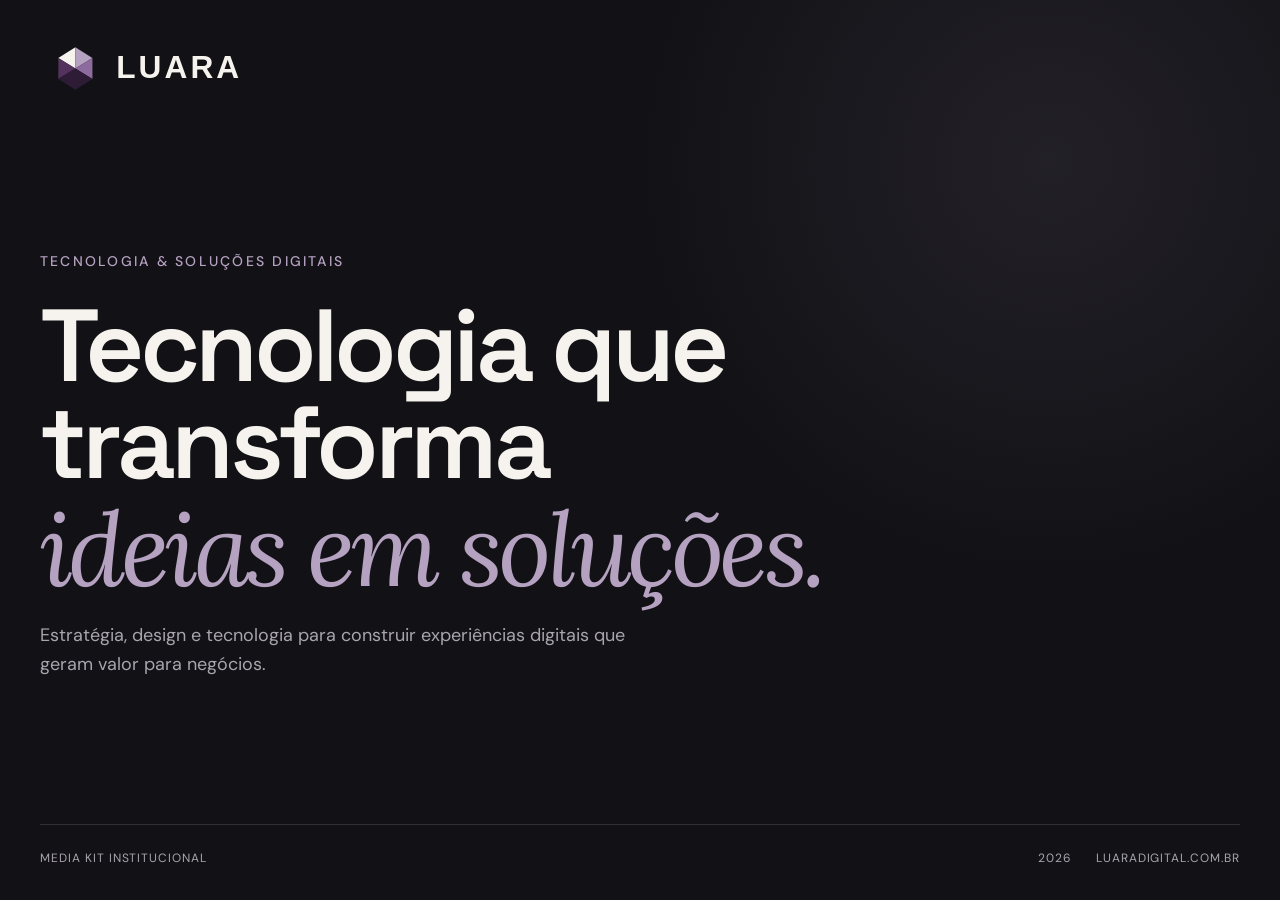
<file: index.html>
﻿<!DOCTYPE html>
<html lang="pt-BR">
<head>
  <meta charset="UTF-8">
  <meta name="viewport" content="width=device-width, initial-scale=1.0">

  <title>LUARA | Media Kit</title>

  <link
    rel="icon"
    type="image/svg+xml"
    href="assets/marca/luara-microsimbolo.svg"
  >

  <link rel="preconnect" href="https://fonts.googleapis.com">
  <link rel="preconnect" href="https://fonts.gstatic.com" crossorigin>

  <link
    href="https://fonts.googleapis.com/css2?family=DM+Sans:opsz,wght@9..40,400;9..40,500;9..40,600&family=Lora:ital,wght@1,400;1,500&family=Space+Grotesk:wght@500;600;700&display=swap"
    rel="stylesheet"
  >

  <link rel="stylesheet" href="styles.css">
</head>

<body>

  <main>
    <section class="capa" id="inicio">
      <div class="capa__conteudo">

        <header class="capa__marca">
          <img
            class="capa__logo"
            src="assets/marca/luara-logo-horizontal.svg"
            alt="LUARA"
          >
        </header>

        <div class="capa__principal">
          <p class="capa__categoria">
            Tecnologia & Soluções Digitais
          </p>

          <h1 class="capa__titulo">
            Tecnologia que transforma
            <em>ideias em soluções.</em>
          </h1>

          <p class="capa__descricao">
            Estratégia, design e tecnologia para construir
            experiências digitais que geram valor para negócios.
          </p>
        </div>

        <footer class="capa__rodape">
          <span>Media Kit Institucional</span>
          <span>2026</span>
          <span>luaradigital.com.br</span>
        </footer>

      </div>
    </section>
  </main>

  <script src="script.js"></script>
</body>
</html>
</file>
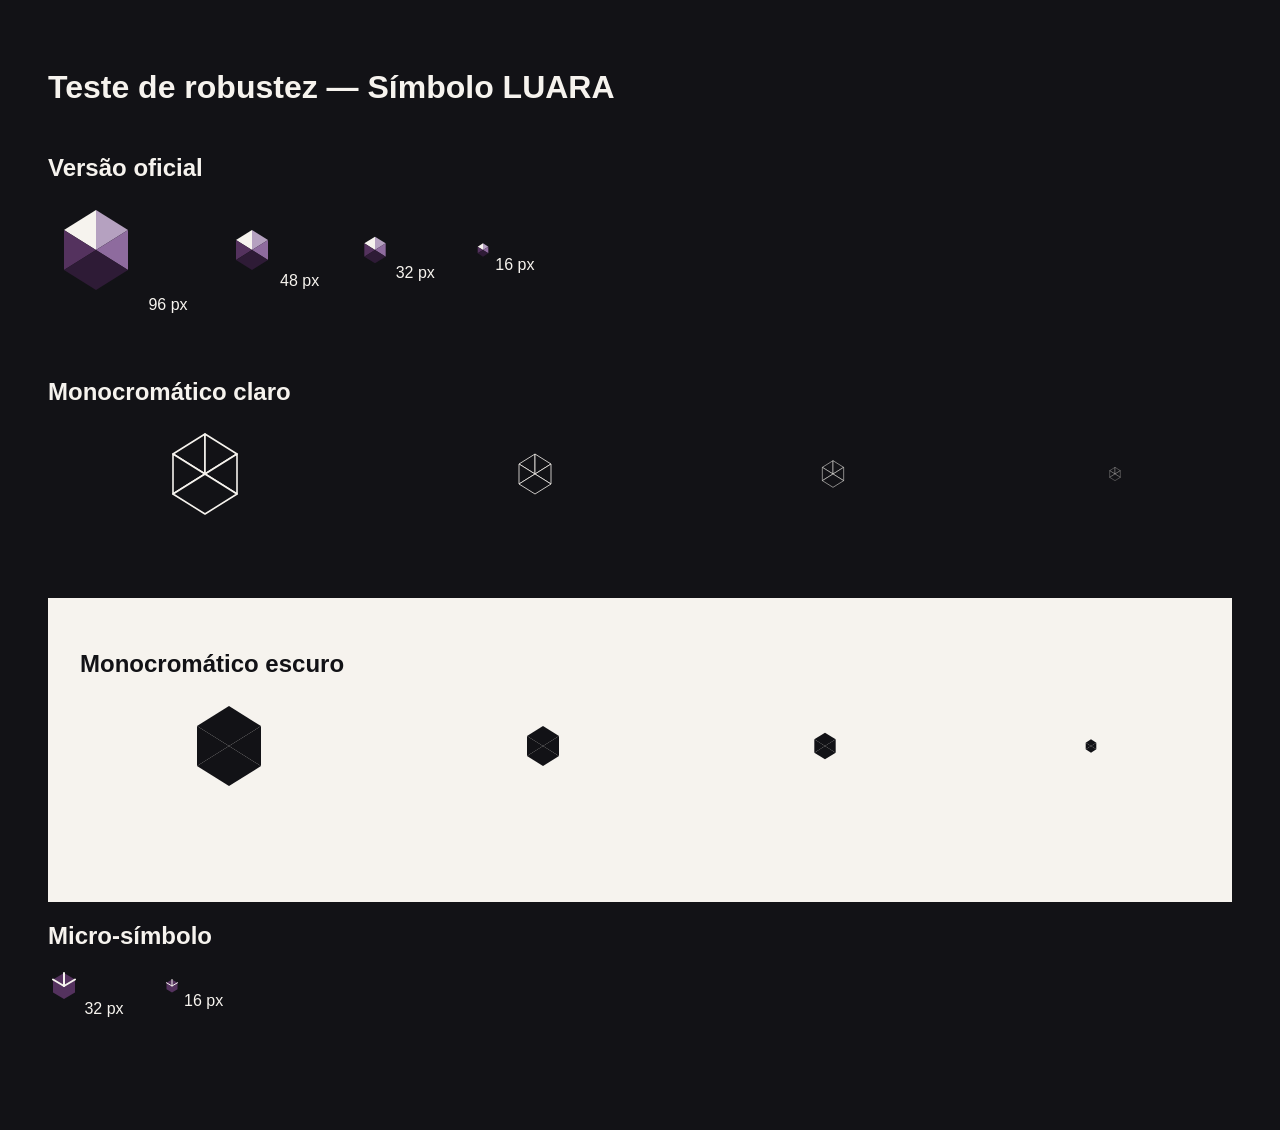
<file: teste-marca.html>
<!DOCTYPE html>
<html lang="pt-BR">
<head>
  <meta charset="UTF-8">
  <meta name="viewport" content="width=device-width, initial-scale=1.0">

  <title>LUARA | Teste de Marca</title>

  <style>
    body {
      margin: 0;
      padding: 48px;
      background: #121216;
      color: #F6F3EE;
      font-family: Arial, sans-serif;
    }

    h1 {
      margin-bottom: 48px;
    }

    .teste {
      display: flex;
      align-items: center;
      gap: 40px;
      margin-bottom: 64px;
    }

    .teste div {
      text-align: center;
    }

    .teste img {
      margin: 0 auto 12px;
    }

    .tamanho-96 { width: 96px; }
    .tamanho-48 { width: 48px; }
    .tamanho-32 { width: 32px; }
    .tamanho-16 { width: 16px; }

    .fundo-claro {
      padding: 32px;
      background: #F6F3EE;
      color: #121216;
    }
  </style>
</head>

<body>

  <h1>Teste de robustez — Símbolo LUARA</h1>

  <h2>Versão oficial</h2>

  <div class="teste">
    <div>
      <img class="tamanho-96" src="assets/marca/luara-simbolo.svg" alt="">
      <span>96 px</span>
    </div>

    <div>
      <img class="tamanho-48" src="assets/marca/luara-simbolo.svg" alt="">
      <span>48 px</span>
    </div>

    <div>
      <img class="tamanho-32" src="assets/marca/luara-simbolo.svg" alt="">
      <span>32 px</span>
    </div>

    <div>
      <img class="tamanho-16" src="assets/marca/luara-simbolo.svg" alt="">
      <span>16 px</span>
    </div>
  </div>

  <h2>Monocromático claro</h2>

  <div class="teste">
    <img class="tamanho-96" src="assets/marca/luara-simbolo-claro.svg" alt="">
    <img class="tamanho-48" src="assets/marca/luara-simbolo-claro.svg" alt="">
    <img class="tamanho-32" src="assets/marca/luara-simbolo-claro.svg" alt="">
    <img class="tamanho-16" src="assets/marca/luara-simbolo-claro.svg" alt="">
  </div>

  <div class="fundo-claro">
    <h2>Monocromático escuro</h2>

    <div class="teste">
      <img class="tamanho-96" src="assets/marca/luara-simbolo-escuro.svg" alt="">
      <img class="tamanho-48" src="assets/marca/luara-simbolo-escuro.svg" alt="">
      <img class="tamanho-32" src="assets/marca/luara-simbolo-escuro.svg" alt="">
      <img class="tamanho-16" src="assets/marca/luara-simbolo-escuro.svg" alt="">
    </div>
  </div>

<h2>Micro-símbolo</h2>

<div class="teste">
  <div>
    <img
      class="tamanho-32"
      src="assets/marca/luara-microsimbolo.svg"
      alt="Micro-símbolo LUARA"
    >
    <span>32 px</span>
  </div>

  <div>
    <img
      class="tamanho-16"
      src="assets/marca/luara-microsimbolo.svg"
      alt="Micro-símbolo LUARA"
    >
    <span>16 px</span>
  </div>
</div>

</body>
</html>
</file>
<file: styles.css>
﻿/* =========================================================
   LUARA MEDIA KIT
   Design System Base
   ========================================================= */

:root {
  /* Cores oficiais */
  --cor-grafite-profundo: #121216;
  --cor-ameixa-tecnologica: #54325E;
  --cor-lavanda-mineral: #B5A1C0;
  --cor-marfim-digital: #F6F3EE;

  /* Cores de apoio */
  --cor-superficie: #1A1A21;
  --cor-texto-secundario: #A8A5AD;
  --cor-branco: #FFFFFF;

  /* Tipografia */
  --fonte-titulo: "Space Grotesk", sans-serif;
  --fonte-editorial: "Lora", serif;
  --fonte-corpo: "DM Sans", sans-serif;

  /* Tamanhos */
  --texto-xs: 0.75rem;
  --texto-sm: 0.875rem;
  --texto-base: 1rem;
  --texto-lg: 1.125rem;
  --texto-xl: 1.5rem;
  --texto-2xl: 2rem;
  --texto-3xl: 3rem;
  --texto-4xl: 4rem;

  /* Espaçamentos */
  --espaco-1: 0.5rem;
  --espaco-2: 1rem;
  --espaco-3: 1.5rem;
  --espaco-4: 2rem;
  --espaco-5: 3rem;
  --espaco-6: 4rem;
  --espaco-7: 6rem;

  /* Bordas */
  --raio-sm: 8px;
  --raio-md: 16px;
  --raio-lg: 24px;

  /* Layout */
  --largura-maxima: 1200px;
}

/* =========================================================
   Reset e base global
   ========================================================= */

*,
*::before,
*::after {
  box-sizing: border-box;
}

html {
  scroll-behavior: smooth;
}

body {
  margin: 0;
  min-height: 100vh;

  background-color: var(--cor-grafite-profundo);
  color: var(--cor-marfim-digital);

  font-family: var(--fonte-corpo);
  font-size: var(--texto-base);
  line-height: 1.6;

  -webkit-font-smoothing: antialiased;
}

h1,
h2,
h3,
p {
  margin-top: 0;
}

img,
svg {
  display: block;
  max-width: 100%;
}

a {
  color: inherit;
  text-decoration: none;
}

button,
input,
textarea {
  font: inherit;
}

/* =========================================================
   Capa
   ========================================================= */

.capa {
  min-height: 100vh;

  background:
    radial-gradient(
      circle at 82% 18%,
      rgba(181, 161, 192, 0.10),
      transparent 32%
    ),
    var(--cor-grafite-profundo);
}

.capa__conteudo {
  width: min(100% - 3rem, var(--largura-maxima));
  min-height: 100vh;
  margin: 0 auto;
  padding: var(--espaco-4) 0;

  display: grid;
  grid-template-rows: auto 1fr auto;
  gap: var(--espaco-4);
}

.capa__marca {
  display: flex;
  align-items: center;
}

.capa__logo {
  display: block;
  width: clamp(12rem, 20vw, 16rem);
  height: auto;
  object-fit: contain;
}

.capa__principal {
  align-self: center;
  max-width: 62rem;
}

.capa__categoria {
  margin-bottom: var(--espaco-3);

  font-size: var(--texto-sm);
  font-weight: 500;
  letter-spacing: 0.16em;
  text-transform: uppercase;

  color: var(--cor-lavanda-mineral);
}

.capa__titulo {
  max-width: 13ch;
  margin-bottom: var(--espaco-3);

  font-family: var(--fonte-titulo);
  font-size: clamp(3rem, 8vw, 6.5rem);
  font-weight: 600;
  line-height: 0.95;
  letter-spacing: -0.045em;
}

.capa__titulo em {
  display: block;
  margin-top: 0.08em;

  font-family: var(--fonte-editorial);
  font-weight: 400;
  color: var(--cor-lavanda-mineral);
}

.capa__descricao {
  max-width: 38rem;
  margin-bottom: 0;

  font-size: var(--texto-lg);
  color: var(--cor-texto-secundario);
}

.capa__rodape {
  padding-top: var(--espaco-3);

  display: grid;
  grid-template-columns: 1fr auto auto;
  gap: var(--espaco-3);

  border-top: 1px solid rgba(246, 243, 238, 0.14);

  font-size: var(--texto-xs);
  letter-spacing: 0.08em;
  text-transform: uppercase;
  color: var(--cor-texto-secundario);
}

/* =========================================================
   Responsividade
   ========================================================= */

@media (max-width: 700px) {
  .capa__conteudo {
    width: min(100% - 2rem, var(--largura-maxima));
    padding: var(--espaco-3) 0;
  }

  .capa__logo {
    width: 11rem;
  }

  .capa__titulo {
    font-size: clamp(2.8rem, 14vw, 4.5rem);
  }

  .capa__descricao {
    font-size: var(--texto-base);
  }

  .capa__rodape {
    grid-template-columns: 1fr;
    gap: var(--espaco-1);
  }
}
</file>
